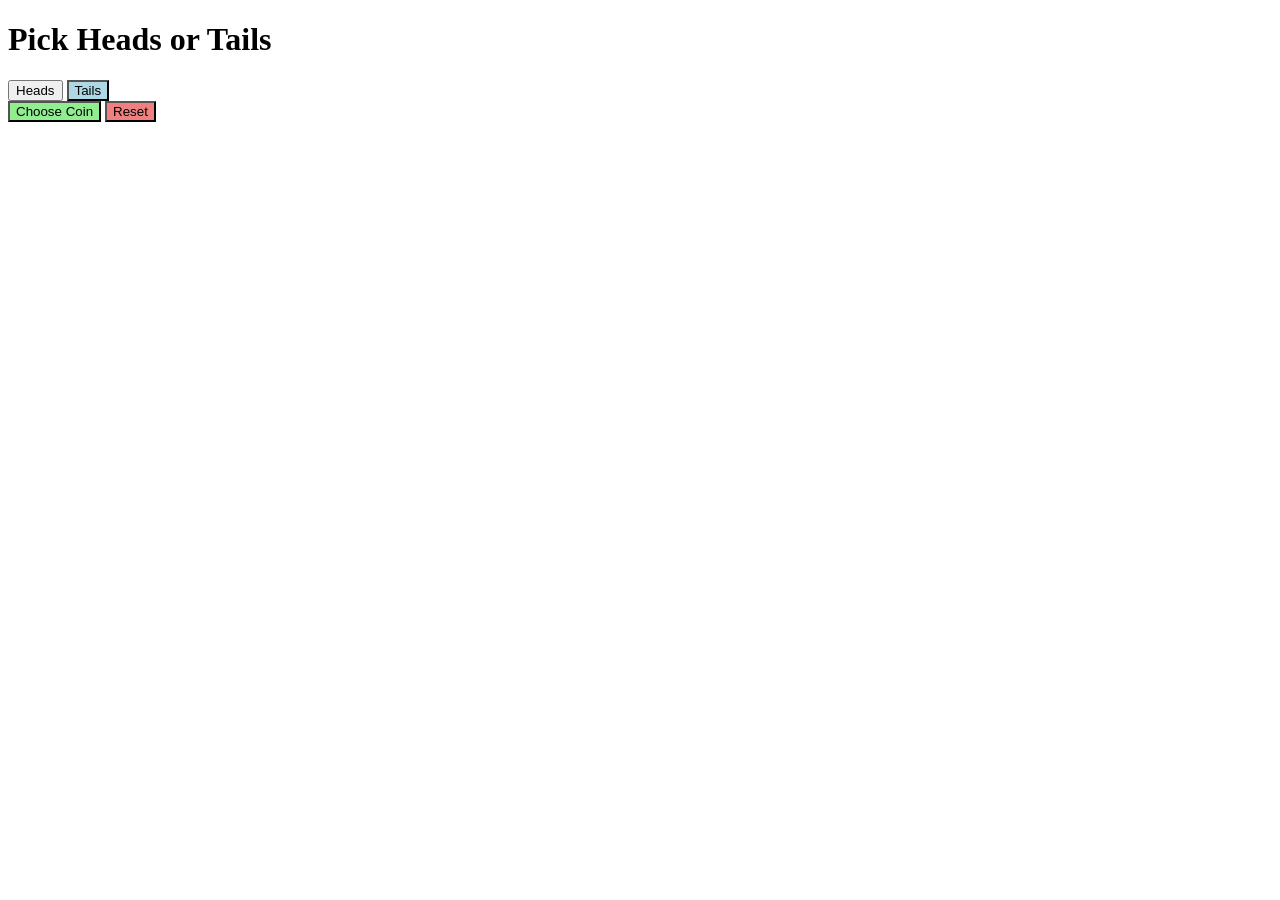
<file: Week 2/index.html>
<!DOCTYPE html>
<html lang="en">
<head>
  <title>Pick Heads or Tails</title>
</head>
<body>

  <h1>Pick Heads or Tails</h1>

  <!-- Parent element #1 (class) with 2 child elements (ids) -->
  <section class="button-group">
    <button id="one">Heads</button>
    <button id="two" style="background-color: lightblue;">Tails</button>
  </section>

  <!-- Parent element #2 (class) with 2 child elements (ids) -->
  <section class="choice-group">
    <button id="three" style="background-color: lightgreen;">Choose Coin</button>
    <button id="four" style="background-color: lightcoral;">Reset</button>
  </section>

</body>
</html>
</file>
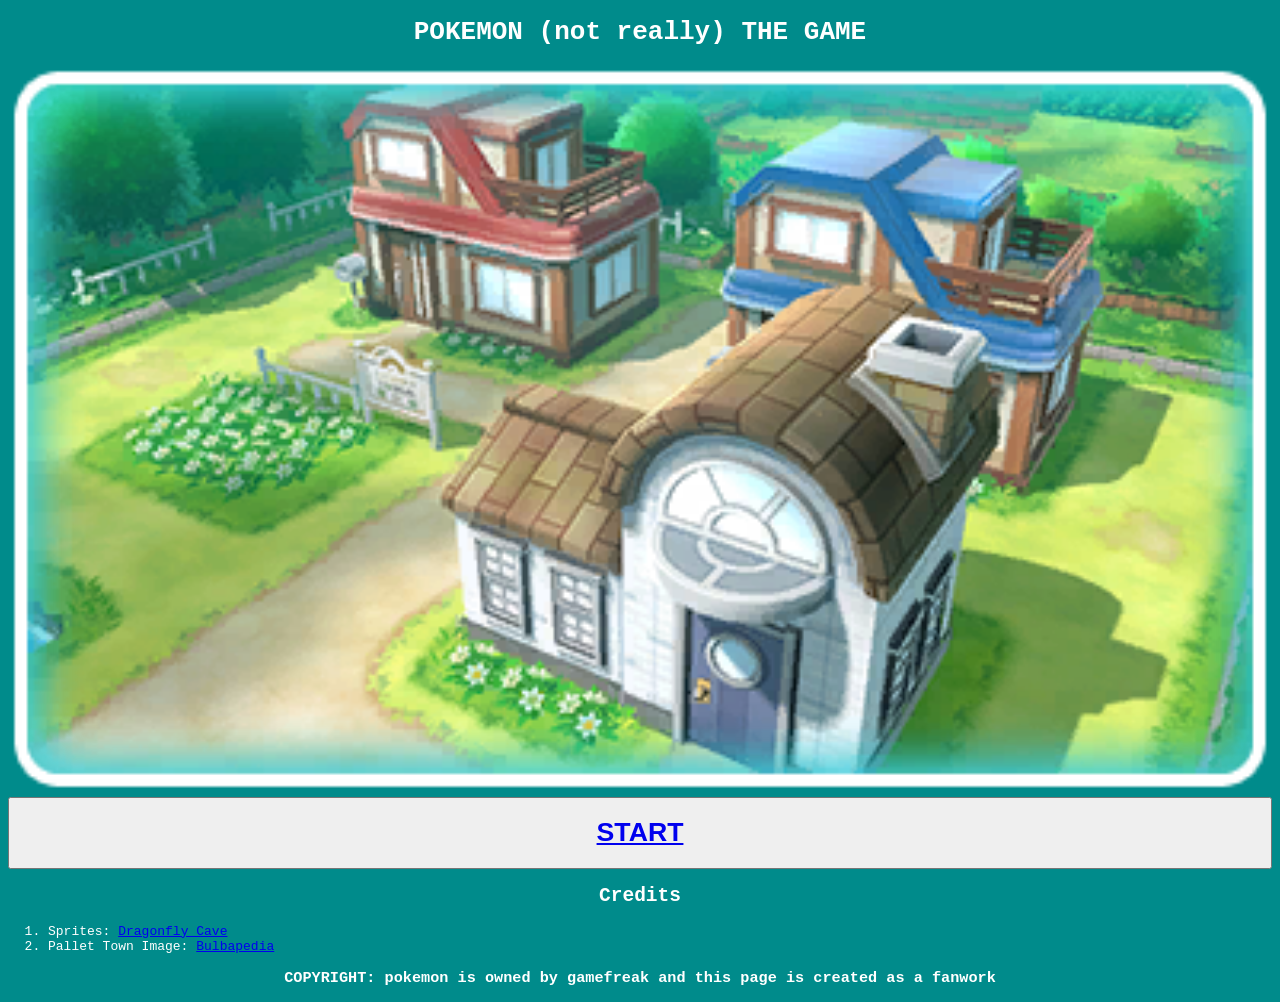
<file: Week 2/ourfirstgame/index.html>
<!-- declare what type of page this is -->
<!DOCTYPE html>

<!-- where html content goes -->

<html lang="en">

<head>
    <title>Our First Game</title>
</head>

<!-- html pages are made of elements-->
<!--elements have 3 parts, a tage that describes the element, 
content/whats being rendered by the browser, and the 
attributes-->
<body style="background-color: darkcyan; color: white;
font-family: monospace">


    <h1 style="color: white; text-align: center; font-family: 
    monospace">POKEMON (not really) THE GAME</h1>

    <!--IMG element renders an image-->

    <img src="./assets/Pallet_Town_PE.png" aria-label="an image of Pallet Town from pokemon" style="width: 100%;"></img>

    <button class="start-button" style="width: 100%"><h1 style="text-align: center;"><a
    href="./game.html">START</a></h1></button>



    <!--lists: ORDERED LIST (where the steps count; 1,2,3,4) and unordered list (where the steps don't count; * , * )-->
    
    

    <section id="credits">
        <h2 style="text-align :center;">Credits</h2>
        <ol>
            <li>Sprites: <a href="https://www.dragonflycave.com/resources/sprite-generator/">Dragonfly Cave</a></li>
            <li>Pallet Town Image: <a href="https://bulbapedia.bulbagarden.net/wiki/Main_Page">Bulbapedia</a></li>
        </ol>
    
    </section>

    <h3 style="color: white; text-align: center; font-family: 
    monospace">COPYRIGHT: pokemon is owned by gamefreak and this page is created as a fanwork</h3>

</body>
</html>
</file>
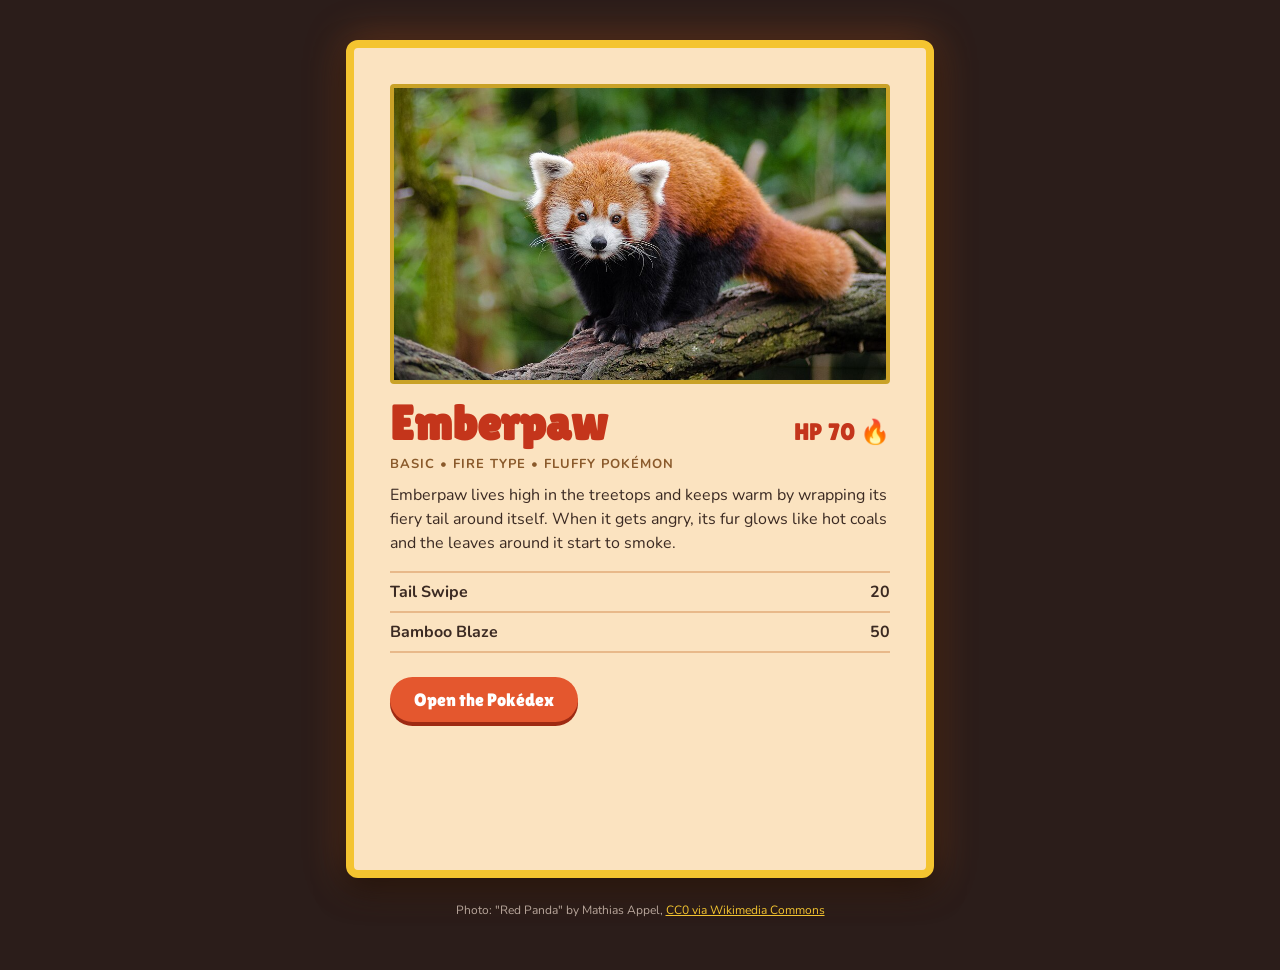
<file: Week 3/card/index.html>
<!DOCTYPE html>
<html lang="en">
<head>
    <meta charset="UTF-8">
    <meta name="viewport" content="width=device-width, initial-scale=1.0">
    <title>Emberpaw Card</title>

    <!-- Google Fonts -->
    <link rel="preconnect" href="https://fonts.googleapis.com">
    <link rel="preconnect" href="https://fonts.gstatic.com" crossorigin>
    <link href="https://fonts.googleapis.com/css2?family=Lilita+One&family=Nunito:wght@400;700&display=swap" rel="stylesheet">

    <!-- My stylesheet -->
    <link rel="stylesheet" href="styles.css">
</head>
<body>

    <div class="card">
        <img src="assets/red-panda.jpg" alt="A red panda standing on a mossy tree branch">

        <div class="card-header">
            <h1>Emberpaw</h1>
            <span class="hp">HP 70 &#128293;</span>
        </div>

        <p class="type">Basic &bull; Fire Type &bull; Fluffy Pok&eacute;mon</p>

        <p>
            Emberpaw lives high in the treetops and keeps warm by wrapping its
            fiery tail around itself. When it gets angry, its fur glows like
            hot coals and the leaves around it start to smoke.
        </p>

        <ul class="attacks">
            <li><span>Tail Swipe</span> <span>20</span></li>
            <li><span>Bamboo Blaze</span> <span>50</span></li>
        </ul>

        <a class="button" href="https://www.pokemon.com/us/pokedex" target="_blank" rel="noopener">
            Open the Pok&eacute;dex
        </a>
    </div>

    <p class="credit">
        Photo: "Red Panda" by Mathias Appel,
        <a href="https://commons.wikimedia.org/wiki/File:Red_Panda_(25193861686).jpg" target="_blank" rel="noopener">CC0 via Wikimedia Commons</a>
    </p>

</body>
</html>
</file>
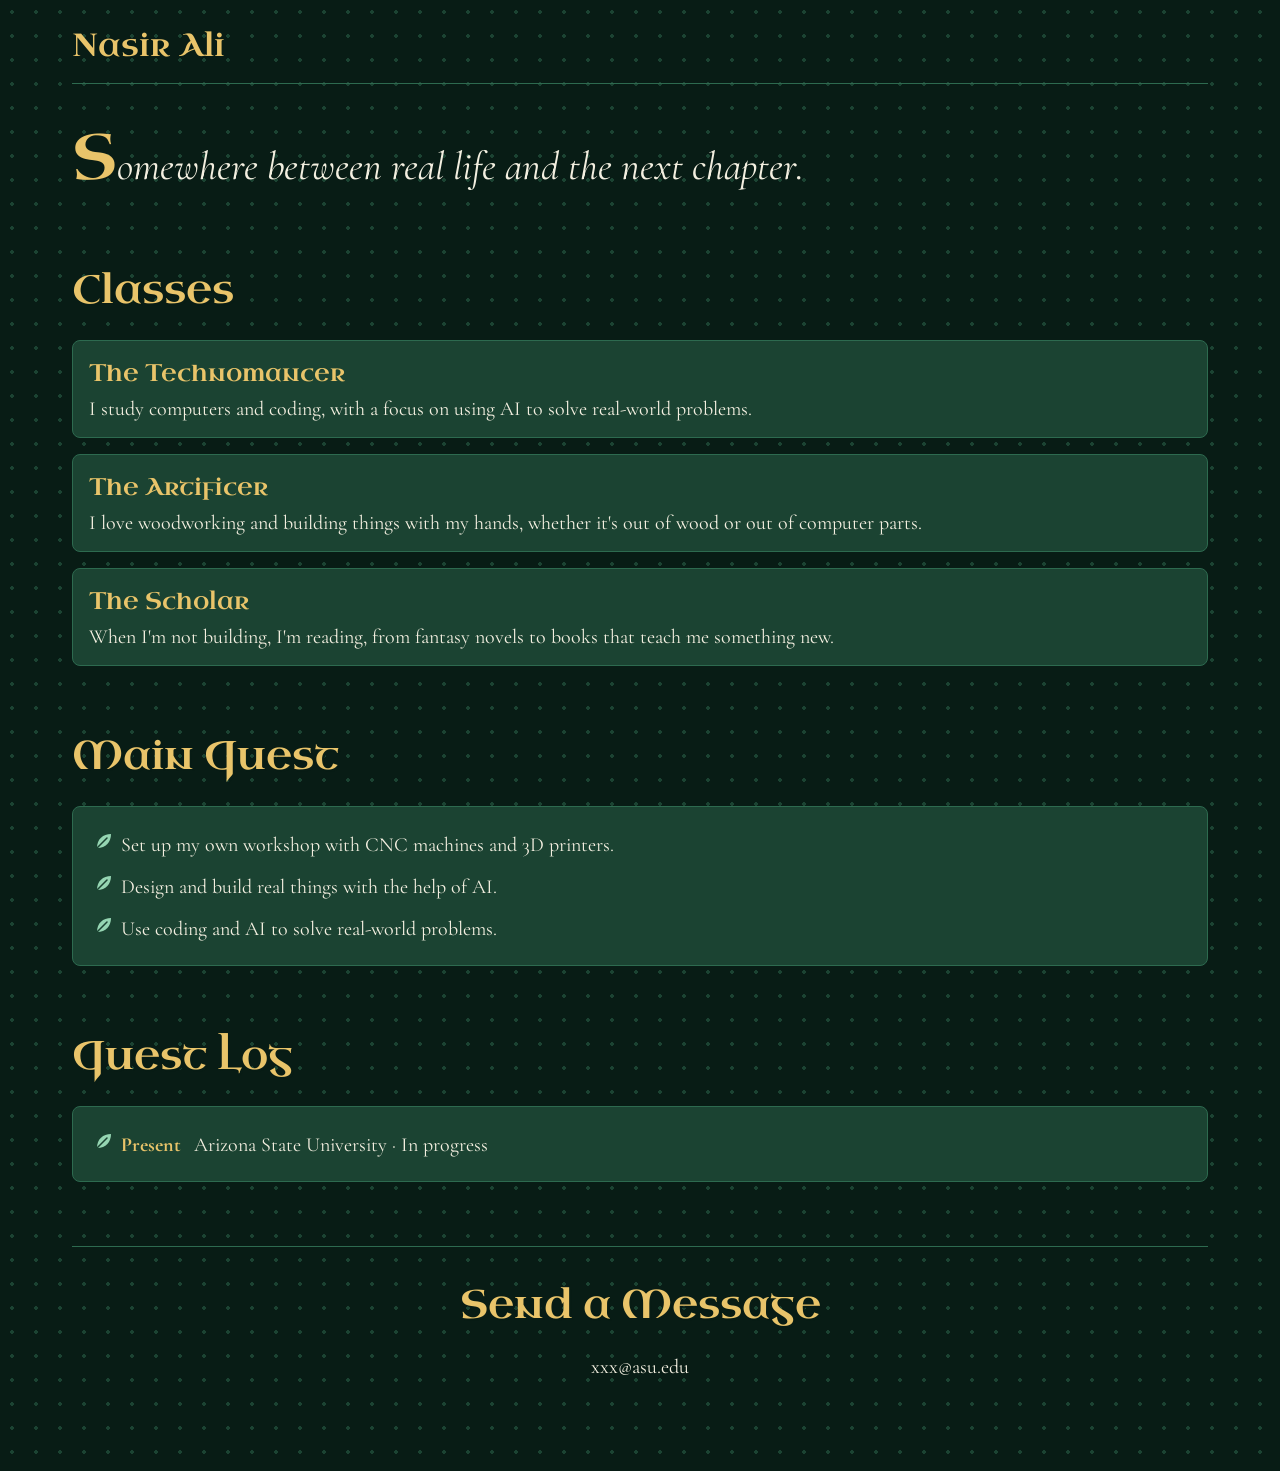
<file: Week 3/portfolio/index.html>
<!DOCTYPE html>
<html lang="en">
<head>
    <meta charset="UTF-8">
    <meta name="viewport" content="width=device-width, initial-scale=1.0">
    <title>Nasir Ali // Character Sheet</title>
    <link rel="preconnect" href="https://fonts.googleapis.com">
    <link rel="preconnect" href="https://fonts.gstatic.com" crossorigin>
    <link href="https://fonts.googleapis.com/css2?family=Cormorant+Garamond:wght@400;600;700&family=Uncial+Antiqua&display=swap" rel="stylesheet">
    <link rel="stylesheet" href="./styles.css">
</head>
<body>

    <header>Nasir Ali</header>

    <p class="tagline">Somewhere between real life and the next chapter.</p>

    <section class="classes">
        <h2>Classes</h2>
        <div class="class-list">
            <div class="class-card">
                <h3>The Technomancer</h3>
                <p>I study computers and coding, with a focus on using AI to solve real-world problems.</p>
            </div>
            <div class="class-card">
                <h3>The Artificer</h3>
                <p>I love woodworking and building things with my hands, whether it's out of wood or out of computer parts.</p>
            </div>
            <div class="class-card">
                <h3>The Scholar</h3>
                <p>When I'm not building, I'm reading, from fantasy novels to books that teach me something new.</p>
            </div>
        </div>
    </section>

    <section class="main-quest">
        <h2>Main Quest</h2>
        <ul>
            <li>Set up my own workshop with CNC machines and 3D printers.</li>
            <li>Design and build real things with the help of AI.</li>
            <li>Use coding and AI to solve real-world problems.</li>
        </ul>
    </section>

    <section class="quest-log">
        <h2>Quest Log</h2>
        <ul>
            <li><span class="date">Present</span> Arizona State University &middot; In progress</li>
        </ul>
    </section>

    <footer>
        <h2>Send a Message</h2>
        <p>xxx@asu.edu</p>
    </footer>

</body>
</html>
</file>
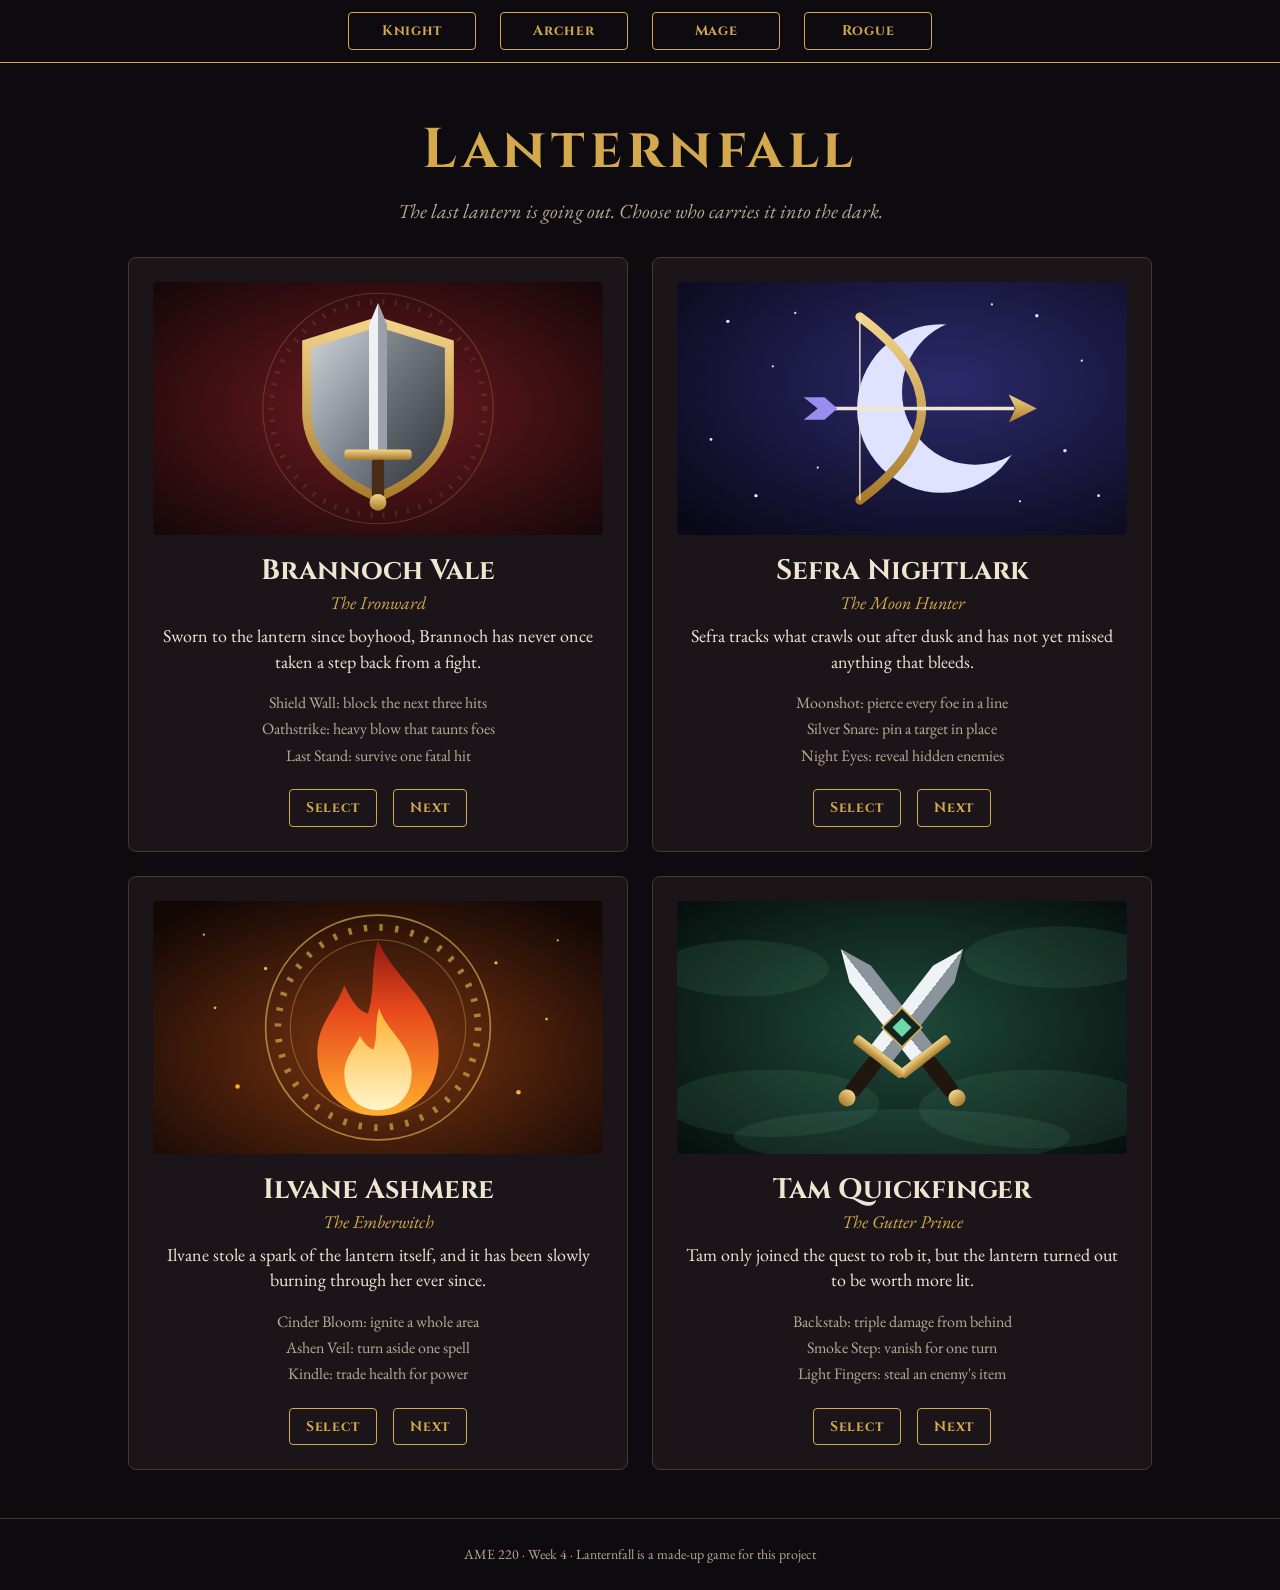
<file: Week 4/character-select/index.html>
<!DOCTYPE html>
<html lang="en">

<head>
    <meta charset="UTF-8">
    <meta name="viewport" content="width=device-width, initial-scale=1.0">
    <title>Lanternfall | Choose Your Hero</title>
    <link rel="preconnect" href="https://fonts.googleapis.com">
    <link rel="preconnect" href="https://fonts.gstatic.com" crossorigin>
    <link href="https://fonts.googleapis.com/css2?family=Cinzel:wght@500;700&family=EB+Garamond:wght@400;500&display=swap" rel="stylesheet">
    <link rel="stylesheet" href="./styles.css">
</head>

<body>
    <!-- sticky bar with four buttons, spaced with flexbox -->
    <nav>
        <a class="button" href="#knight">Knight</a>
        <a class="button" href="#archer">Archer</a>
        <a class="button" href="#mage">Mage</a>
        <a class="button" href="#rogue">Rogue</a>
    </nav>

    <header>
        <h1>Lanternfall</h1>
        <p>The last lantern is going out. Choose who carries it into the dark.</p>
    </header>

    <!-- 2 x 2 grid on desktop, 1 column on mobile -->
    <main class="roster">
        <div class="card" id="knight">
            <img src="./assets/knight.svg" alt="A steel shield with a gold-hilted sword on a crimson background">
            <h2>Brannoch Vale</h2>
            <p class="role">The Ironward</p>
            <p>Sworn to the lantern since boyhood, Brannoch has never once taken a step back from a fight.</p>
            <ul>
                <li>Shield Wall: block the next three hits</li>
                <li>Oathstrike: heavy blow that taunts foes</li>
                <li>Last Stand: survive one fatal hit</li>
            </ul>
            <div class="card-buttons">
                <a class="button" href="#knight">Select</a>
                <a class="button" href="#archer">Next</a>
            </div>
        </div>

        <div class="card" id="archer">
            <img src="./assets/archer.svg" alt="A bow and arrow in front of a crescent moon and stars">
            <h2>Sefra Nightlark</h2>
            <p class="role">The Moon Hunter</p>
            <p>Sefra tracks what crawls out after dusk and has not yet missed anything that bleeds.</p>
            <ul>
                <li>Moonshot: pierce every foe in a line</li>
                <li>Silver Snare: pin a target in place</li>
                <li>Night Eyes: reveal hidden enemies</li>
            </ul>
            <div class="card-buttons">
                <a class="button" href="#archer">Select</a>
                <a class="button" href="#mage">Next</a>
            </div>
        </div>

        <div class="card" id="mage">
            <img src="./assets/mage.svg" alt="A burning flame inside a circle of runes">
            <h2>Ilvane Ashmere</h2>
            <p class="role">The Emberwitch</p>
            <p>Ilvane stole a spark of the lantern itself, and it has been slowly burning through her ever since.</p>
            <ul>
                <li>Cinder Bloom: ignite a whole area</li>
                <li>Ashen Veil: turn aside one spell</li>
                <li>Kindle: trade health for power</li>
            </ul>
            <div class="card-buttons">
                <a class="button" href="#mage">Select</a>
                <a class="button" href="#rogue">Next</a>
            </div>
        </div>

        <div class="card" id="rogue">
            <img src="./assets/rogue.svg" alt="Two crossed daggers surrounded by green smoke">
            <h2>Tam Quickfinger</h2>
            <p class="role">The Gutter Prince</p>
            <p>Tam only joined the quest to rob it, but the lantern turned out to be worth more lit.</p>
            <ul>
                <li>Backstab: triple damage from behind</li>
                <li>Smoke Step: vanish for one turn</li>
                <li>Light Fingers: steal an enemy's item</li>
            </ul>
            <div class="card-buttons">
                <a class="button" href="#rogue">Select</a>
                <a class="button" href="#knight">Next</a>
            </div>
        </div>
    </main>

    <footer>
        <small>AME 220 &middot; Week 4 &middot; Lanternfall is a made-up game for this project</small>
    </footer>
</body>

</html>
</file>
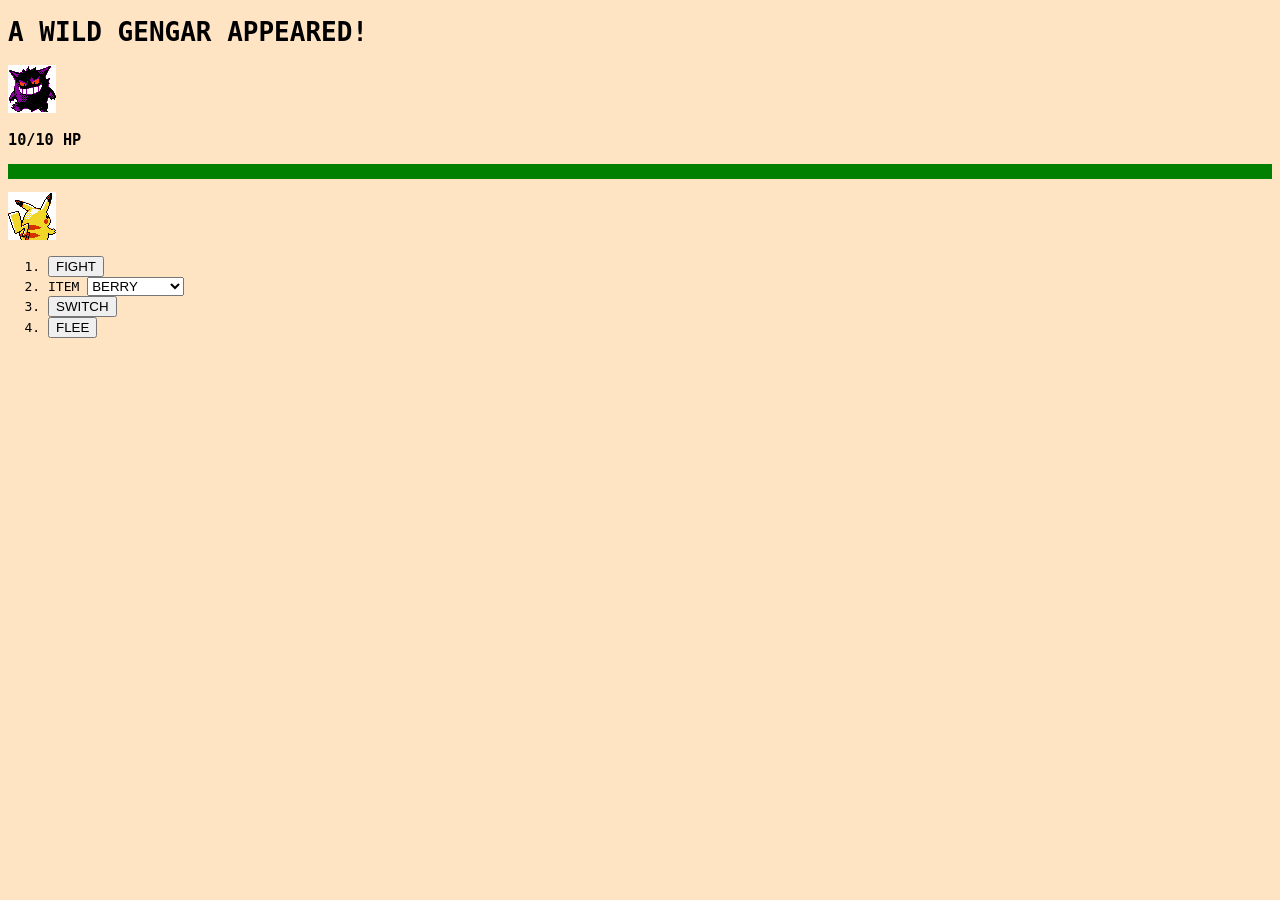
<file: Week 2/ourfirstgame/game.html>
<!DOCTYPE html>
<html>
    <head>
    <title>... WEBPAGE WANTS TO BATTLE!</title>
    </head>
    <body class="battle" style="background-color: bisque; font-family: monospace;">
        <h1 id="gengar">A WILD GENGAR APPEARED!</h1>
        <section class="gengar">
            <img src="./assets/gengar.png"></img>
            <h3>10/10 HP</h3>
        </section>
        <div style="background-color: green;"><p><p><p>&nbsp</p></div>
        <section class="pikachu">
            <img src="./assets/pikachu-back.png"/>
            <ol>
                <li><button>FIGHT</button></li>
                <li><label id="item" for="item-select">ITEM</label>

                    <select id="item-select">
                        <option value="berries">BERRY</option>
                        <option value="lemonade">LEMONADE</option>
                    </select>

                </li>
                <li><button>SWITCH</button></li>
                <li><button>FLEE</button></li>
            </ol>
            
        </section>
    </body>

</html>
</file>
<file: Week 3/card/styles.css>
/* ---------- Page ---------- */
body {
    background-color: #2b1d1a; /* dark smoky brown, like burnt wood */
    font-family: "Nunito", Arial, sans-serif;
    margin: 0;
    padding: 40px 16px;
    display: flex;
    flex-direction: column;
    align-items: center;
}

/* ---------- The card (parent) ---------- */
.card {
    width: 500px;
    height: 750px;
    background-color: #fbe3c0;        /* warm fire-type card color */
    padding: 36px;
    border-radius: 12px;
    border: 8px solid #f4c430;        /* yellow trading-card border */
    box-shadow: 0 12px 30px rgba(0, 0, 0, 0.6),
                0 0 40px rgba(255, 120, 40, 0.35); /* bonus: box shadow with a fiery glow */
}

/* ---------- Children of the card ---------- */
.card img {
    width: 100%;          /* fills the space inside the card's padding */
    height: 300px;
    object-fit: cover;    /* crops instead of stretching */
    margin-bottom: 12px;
    display: block;
    border-radius: 4px;
    border: 4px solid #c9a227;
    box-sizing: border-box;
}

.card-header {
    display: flex;
    justify-content: space-between;
    align-items: baseline;
}

.card h1 {
    font-family: "Lilita One", "Arial Black", sans-serif;
    color: #c4351b;       /* fire red */
    font-size: 48px;
    margin: 0;
}

.hp {
    font-family: "Lilita One", "Arial Black", sans-serif;
    color: #c4351b;
    font-size: 24px;
}

.card p {
    color: #3b2a22;
    font-size: 16px;      /* smaller than the h1 */
    line-height: 1.5;
    margin: 8px 0 16px;
}

.card .type {
    font-size: 13px;
    font-weight: 700;
    color: #8a5a2b;
    text-transform: uppercase;
    letter-spacing: 1px;
    margin: 4px 0 8px;
}

.attacks {
    list-style: none;
    padding: 0;
    margin: 0 0 24px;
}

.attacks li {
    display: flex;
    justify-content: space-between;
    font-weight: 700;
    color: #3b2a22;
    padding: 8px 0;
    border-top: 2px solid #e8b98a;
}

.attacks li:last-child {
    border-bottom: 2px solid #e8b98a;
}

/* ---------- Button (link styled with pseudo-classes) ---------- */
.button:link,
.button:visited {
    display: inline-block;
    background-color: #e4572e;
    color: #ffffff;
    font-family: "Lilita One", "Arial Black", sans-serif;
    font-size: 18px;
    text-decoration: none;
    padding: 12px 24px;
    border-radius: 999px;
    box-shadow: 0 4px 0 #9e2a12;
    transition: background-color 0.2s, transform 0.1s;
}

.button:hover {
    background-color: #ff7a45;
}

.button:active {
    transform: translateY(4px);
    box-shadow: 0 0 0 #9e2a12;
}

.button:focus-visible {
    outline: 3px solid #f4c430;
    outline-offset: 3px;
}

/* ---------- Photo credit ---------- */
.credit {
    color: #b9a79c;
    font-size: 12px;
    margin-top: 24px;
}

.credit a:link,
.credit a:visited {
    color: #f4c430;
}

.credit a:hover {
    color: #ffffff;
}
</file>
<file: Week 3/portfolio/styles.css>
/* Week 3 Portfolio - fantasy character sheet
   base size: 8px (4px for small stuff)
   styled from the top down: root, body, header, sections, footer */

/* colors and fonts */
:root {
    --background: #081C15;
    --panel: #1B4332;
    --border: #2D6A4F;
    --text: #F3EFE0;
    --gold: #E9C46A;
    --headingFont: "Uncial Antiqua", serif;
    --bodyFont: "Cormorant Garamond", serif;
}

/* universal selector */
* {
    color: var(--text);
    font-family: var(--bodyFont);
}

/* background pattern */
body {
    background-color: var(--background);
    background-image: radial-gradient(var(--panel) 2px, transparent 2px);
    background-size: 24px 24px;
    padding: 0 64px;
    font-size: 20px;
}

/* all headings are gold */
header, h2, h3 {
    font-family: var(--headingFont);
    font-weight: normal;
    color: var(--gold);
}

header {
    font-size: 32px;
    padding: 16px 0;
    margin-bottom: 32px;
    border-bottom: 1px solid var(--border);
}

.tagline {
    font-size: 40px;
    font-style: italic;
    margin: 0 0 64px 0;
    animation: fadeIn 1.5s;
}

/* pseudo-element: storybook drop cap */
.tagline::first-letter {
    font-family: var(--headingFont);
    font-style: normal;
    font-size: 64px;
    color: var(--gold);
}

/* text-shadow */
h2 {
    font-size: 40px;
    margin: 0 0 24px 0;
    text-shadow: 2px 2px 0px var(--background);
}

h3 {
    font-size: 24px;
    margin: 0 0 8px 0;
}

section {
    margin-bottom: 64px;
}

/* class cards */
.class-card {
    background-color: var(--panel);
    border: 1px solid var(--border);
    border-radius: 8px;
    padding: 16px;
    margin-bottom: 16px;
    transition: border-color 300ms, box-shadow 300ms;
}

/* box-shadow + transition on hover */
.class-card:hover {
    border-color: var(--gold);
    box-shadow: 0px 0px 16px var(--gold);
}

.class-card p {
    margin: 0;
}

/* child selector: lists directly inside a section */
section > ul {
    background-color: var(--panel);
    border: 1px solid var(--border);
    border-radius: 8px;
    padding: 16px 48px;
    list-style-image: url('./assets/leaf.svg');
}

section li {
    padding: 8px 0;
}

.date {
    color: var(--gold);
    font-weight: bold;
    margin-right: 8px;
}

footer {
    text-align: center;
    padding: 32px 0 64px 0;
    border-top: 1px solid var(--border);
}

/* animation */
@keyframes fadeIn {
    from { opacity: 0; }
    to   { opacity: 1; }
}
</file>
<file: Week 4/character-select/styles.css>
/* ---------- Colors ---------- */
:root {
    --background: #0e0b10;
    --panel: #1b1519;
    --gold: #d4a94e;
    --text: #efe6d2;
    --muted: #b8aa92;
}

/* ---------- Page ---------- */

/* 16px root on desktop, every font size below is in rem */
html {
    font-size: 16px;
}

body {
    margin: 0;
    background-color: var(--background);
    color: var(--text);
    font-family: "EB Garamond", Georgia, serif;
    line-height: 1.4;
}

/* ---------- Sticky nav: four buttons equally spaced in the middle ---------- */
nav {
    position: sticky;
    top: 0;
    z-index: 10;
    display: flex;
    flex-wrap: nowrap;
    justify-content: center;
    align-items: center;
    gap: 1.5rem;
    padding: 0.75rem 1rem;
    background-color: var(--background);
    border-bottom: 1px solid var(--gold);
}

/* every button on the page shares this */
.button:link,
.button:visited {
    box-sizing: border-box;
    padding: 0.5rem 1rem;
    border: 1px solid var(--gold);
    border-radius: 4px;
    color: var(--gold);
    font-family: "Cinzel", Georgia, serif;
    font-size: 0.875rem;
    font-weight: 700;
    letter-spacing: 0.05em;
    text-align: center;
    text-decoration: none;
    transition: background-color 0.2s, color 0.2s;
}

.button:hover {
    background-color: var(--gold);
    color: var(--background);
}

.button:focus-visible {
    outline: 2px solid var(--text);
    outline-offset: 2px;
}

/* same width so the four buttons look even */
nav .button {
    flex: 0 1 8rem;
}

/* ---------- Page title ---------- */
header {
    padding: 3rem 1rem 2rem;
    text-align: center;
}

h1 {
    margin: 0;
    color: var(--gold);
    font-family: "Cinzel", Georgia, serif;
    font-size: 3.5rem;
    font-weight: 700;
    letter-spacing: 0.08em;
}

header p {
    color: var(--muted);
    font-size: 1.25rem;
    font-style: italic;
}

/* ---------- Grid layout: 2 columns x 2 rows ---------- */
.roster {
    display: grid;
    grid-template-columns: repeat(2, 1fr);
    grid-template-rows: repeat(2, auto);
    gap: 1.5rem;
    max-width: 64rem;
    margin: 0 auto;
    padding: 0 1.5rem 3rem;
}

/* ---------- Each card is a flex column, centered, no wrapping ---------- */
.card {
    box-sizing: border-box;
    display: flex;
    flex-direction: column;
    flex-wrap: nowrap;
    justify-content: center;
    align-items: center;
    padding: 1.5rem;
    background-color: var(--panel);
    border: 1px solid #4a3a25;
    border-radius: 8px;
    text-align: center;
    scroll-margin-top: 5rem; /* so the sticky nav doesn't cover the card */
    transition: border-color 0.2s, box-shadow 0.2s;
}

.card:hover {
    border-color: var(--gold);
}

/* :target = the card whose id is in the url, so this is the "selected" hero */
.card:target {
    border-color: var(--gold);
    box-shadow: 0 0 1.5rem rgba(212, 169, 78, 0.45);
}

img {
    display: block;
    width: 100%;
    aspect-ratio: 16 / 9;
    object-fit: cover;
    border-radius: 4px;
}

h2 {
    margin: 1rem 0 0;
    color: var(--text);
    font-family: "Cinzel", Georgia, serif;
    font-size: 1.75rem;
    font-weight: 700;
}

p {
    margin: 0.5rem 0 0;
    font-size: 1.125rem;
}

.role {
    margin: 0;
    color: var(--gold);
    font-size: 1.125rem;
    font-style: italic;
}

ul {
    margin: 1rem 0 0;
    padding: 0;
    list-style: none;
}

li {
    padding: 0.125rem 0;
    color: var(--muted);
    font-size: 1rem;
}

/* two buttons side by side at the bottom of the card */
.card-buttons {
    display: flex;
    flex-wrap: nowrap;
    justify-content: center;
    gap: 1rem;
    margin-top: 1.25rem;
}

/* ---------- Footer ---------- */
footer {
    padding: 1.5rem 1rem;
    border-top: 1px solid #4a3a25;
    text-align: center;
}

small {
    color: var(--muted);
    font-size: 0.875rem;
}

/* ---------- Mobile: 12px root, 1 column, each card fills the screen ---------- */
@media screen and (max-width: 720px) {
    html {
        font-size: 12px;
    }

    nav {
        gap: 0.5rem;
        padding: 0.5rem;
    }

    h1 {
        font-size: 3rem;
    }

    .roster {
        grid-template-columns: 1fr;
        grid-template-rows: none;
        gap: 0;
        padding: 0;
    }

    /* the nav sits over the extra padding at the top of each card */
    .card {
        min-height: 100vh;
        min-height: 100svh;
        padding: 5rem 1.5rem 2rem;
        border-width: 1px 0;
        border-radius: 0;
        scroll-margin-top: 0;
    }

    /* 12px is small to read, so the text gets a bigger rem value */
    h2 {
        font-size: 2.25rem;
    }

    p,
    .role,
    header p {
        font-size: 1.4rem;
    }

    li {
        font-size: 1.3rem;
    }

    .button:link,
    .button:visited {
        font-size: 1.1rem;
    }

    /* less side padding so all four fit on narrow phones */
    nav .button:link,
    nav .button:visited {
        padding: 0.5rem 0.25rem;
    }
}
</file>
